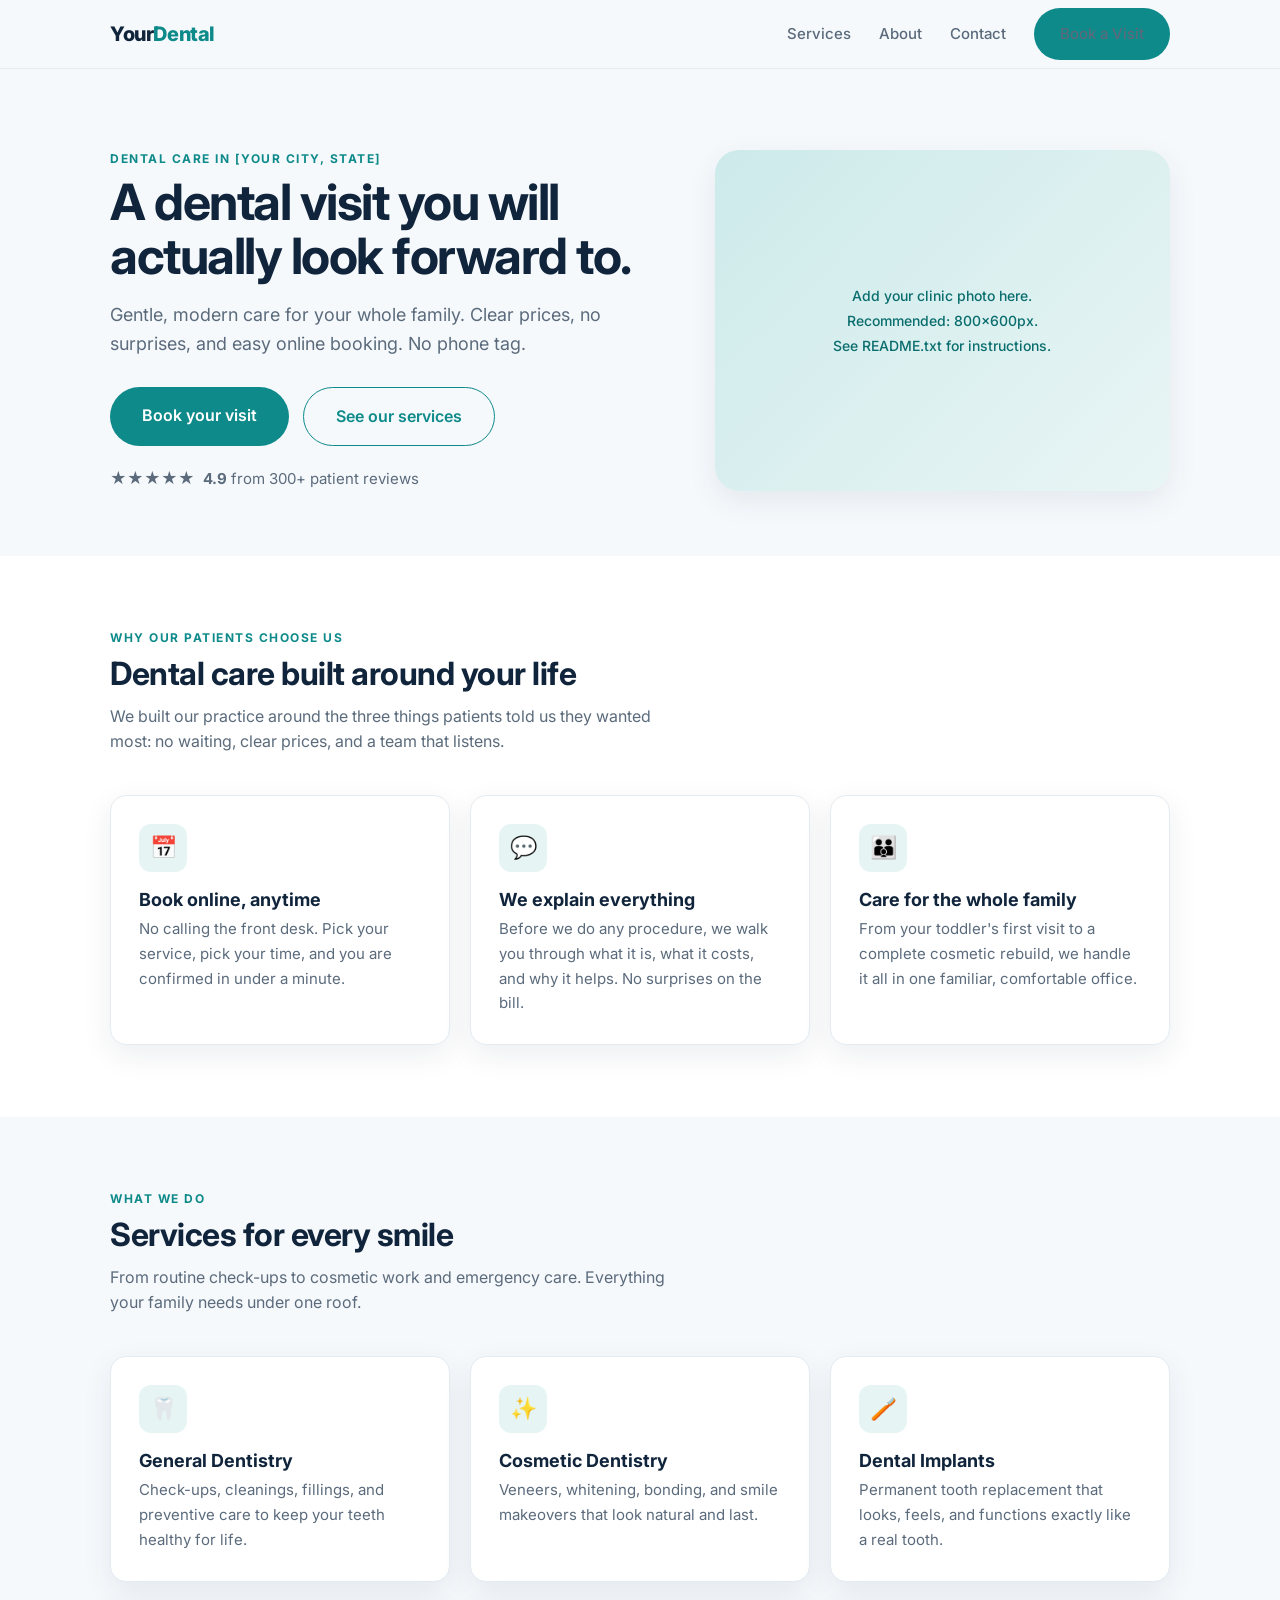
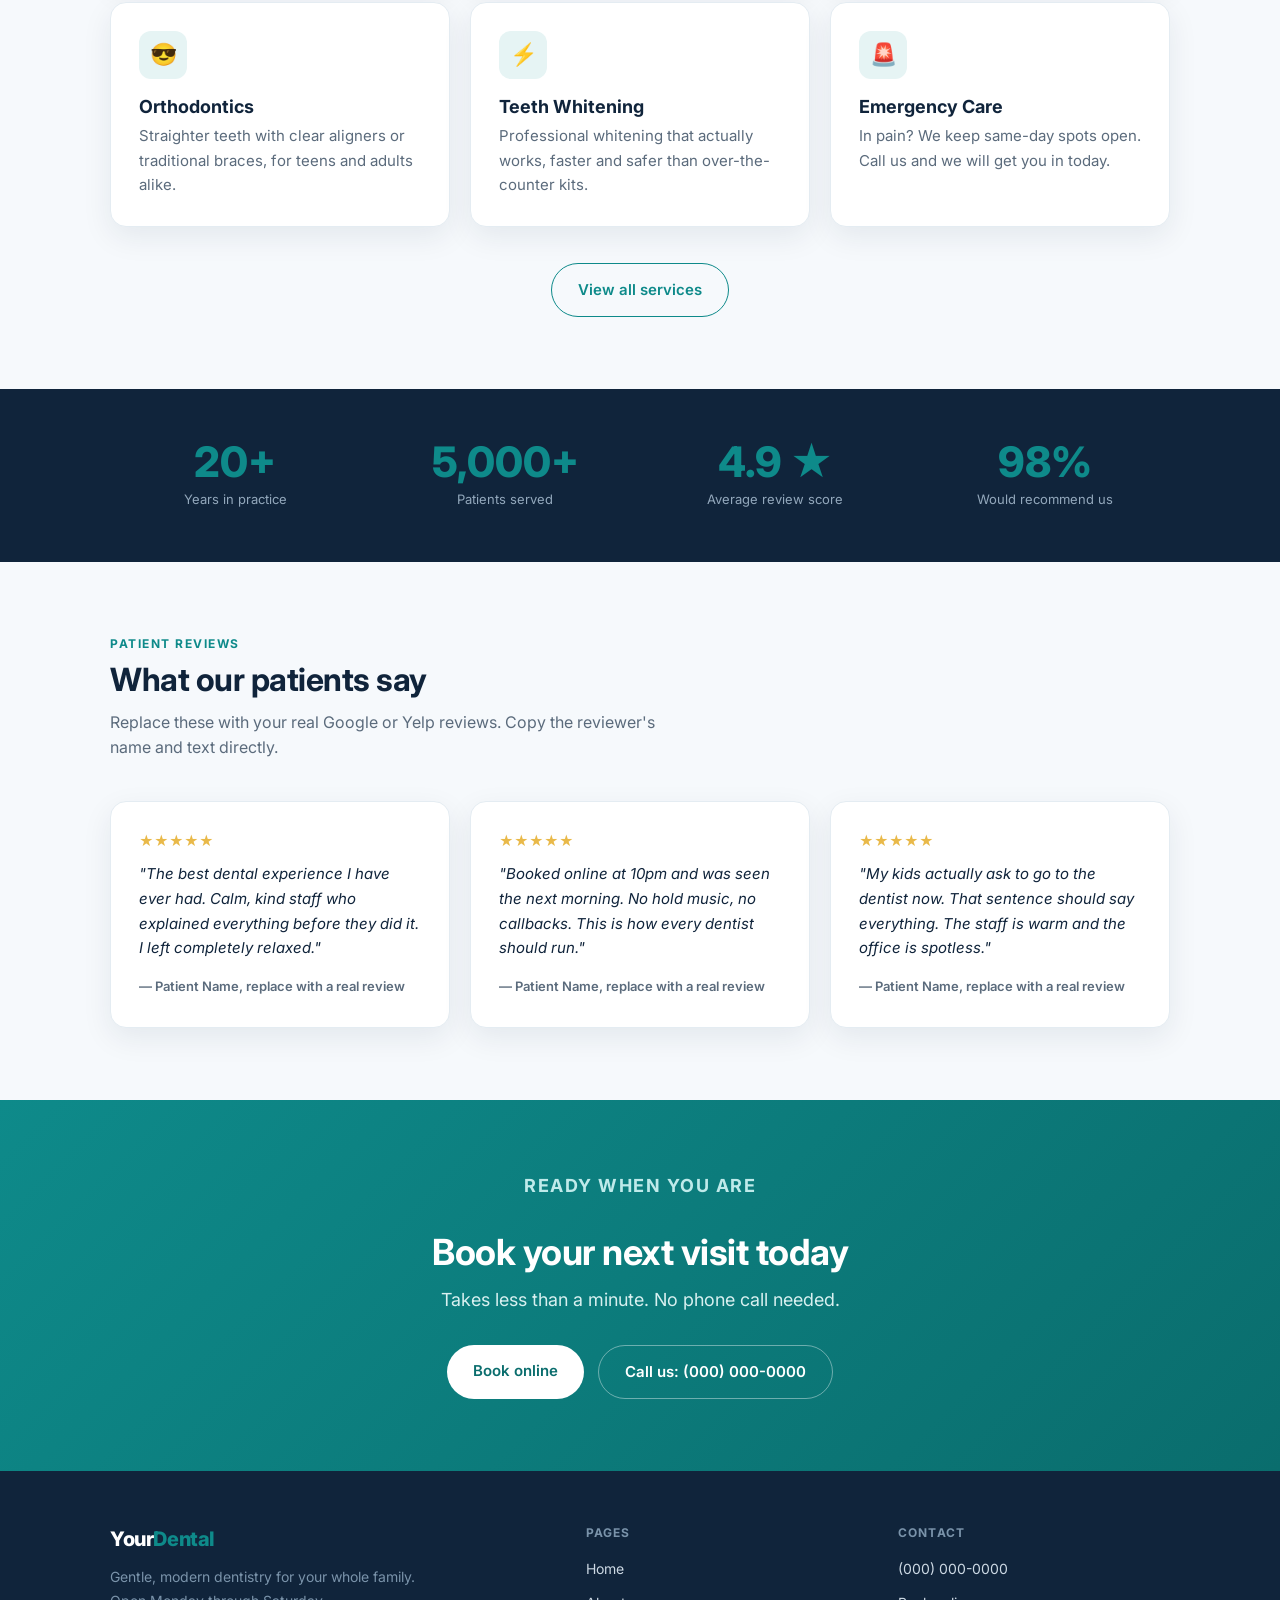
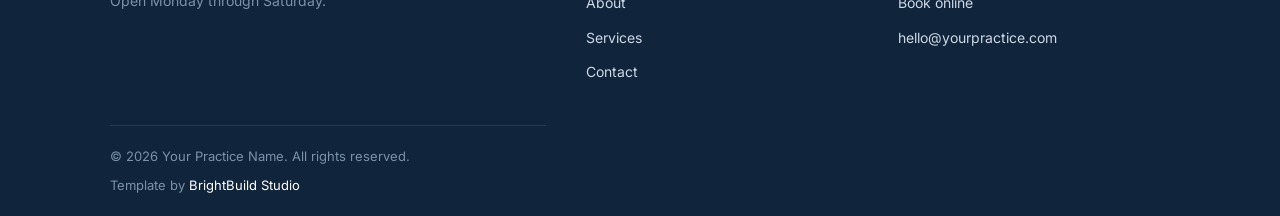
<file: index.html>
<!DOCTYPE html>
<html lang="en">
<head>
  <meta charset="UTF-8" />
  <meta name="viewport" content="width=device-width, initial-scale=1.0" />
  <title>Dental Practice Website Template — Live Demo | BrightBuild Studio</title>
  <meta name="description" content="Live demo of the 4-page Dental Practice HTML/CSS template by BrightBuild Studio. Clean, mobile-first, no frameworks. $15 instant download." />
  <meta property="og:title" content="Dental Practice Website Template — Live Demo" />
  <meta property="og:description" content="Clean 4-page HTML/CSS template for dental practices. Mobile-first, no plugins, no subscriptions. Download for $15." />
  <meta property="og:url" content="https://mohamedibrahi301-bit.github.io/brightbuild-dental-demo/" />
  <meta property="og:type" content="website" />
  <link rel="preconnect" href="https://fonts.googleapis.com" />
  <link rel="preconnect" href="https://fonts.gstatic.com" crossorigin />
  <link href="https://fonts.googleapis.com/css2?family=Inter:wght@400;500;600;700;800&display=swap" rel="stylesheet" />
  <link rel="stylesheet" href="css/style.css" />
</head>
<body>

<!-- ─── NAVIGATION ─── -->
<nav>
  <div class="wrap">
    <a href="index.html" class="logo">Your<span>Dental</span></a>
    <div class="nav-links">
      <a href="services.html">Services</a>
      <a href="about.html">About</a>
      <a href="contact.html">Contact</a>
      <a href="contact.html" class="btn">Book a Visit</a>
    </div>
    <button class="hamburger" id="hamburger" aria-label="Open menu" aria-expanded="false">
      <span></span><span></span><span></span>
    </button>
  </div>
  <div class="mobile-nav" id="mobile-nav">
    <a href="services.html">Services</a>
    <a href="about.html">About</a>
    <a href="contact.html">Contact</a>
    <a href="contact.html" class="btn">Book a Visit</a>
  </div>
</nav>

<!-- ─── HERO ─── -->
<header class="hero">
  <div class="wrap">
    <div class="fade-in">
      <p class="eyebrow">Dental Care in [Your City, State]</p>
      <h1>A dental visit you will actually look forward to.</h1>
      <p class="lead">Gentle, modern care for your whole family. Clear prices, no surprises, and easy online booking. No phone tag.</p>
      <div class="hero-cta">
        <a href="contact.html" class="btn btn-lg">Book your visit</a>
        <a href="services.html" class="btn-ghost btn-lg">See our services</a>
      </div>
      <div class="star-row">
        <span class="stars">&#9733;&#9733;&#9733;&#9733;&#9733;</span>
        <span><strong>4.9</strong> from 300+ patient reviews</span>
      </div>
    </div>
    <div class="hero-img fade-in">
      <!--
        Replace this div with your clinic photo:
        <img src="images/clinic-hero.jpg" alt="Our dental clinic" />
        Recommended: 800x600px, well-lit reception or treatment room photo.
      -->
      <p style="line-height:1.8">
        Add your clinic photo here.<br>
        Recommended: 800&times;600px.<br>
        See README.txt for instructions.
      </p>
    </div>
  </div>
</header>

<!-- ─── WHY US ─── -->
<section class="why-us">
  <div class="wrap">
    <div class="section-header fade-in">
      <p class="eyebrow">Why our patients choose us</p>
      <h2>Dental care built around your life</h2>
      <p class="section-sub">We built our practice around the three things patients told us they wanted most: no waiting, clear prices, and a team that listens.</p>
    </div>
    <div class="grid-3">
      <div class="card fade-in">
        <div class="card-icon">&#128197;</div>
        <h3>Book online, anytime</h3>
        <p>No calling the front desk. Pick your service, pick your time, and you are confirmed in under a minute.</p>
      </div>
      <div class="card fade-in">
        <div class="card-icon">&#128172;</div>
        <h3>We explain everything</h3>
        <p>Before we do any procedure, we walk you through what it is, what it costs, and why it helps. No surprises on the bill.</p>
      </div>
      <div class="card fade-in">
        <div class="card-icon">&#128106;</div>
        <h3>Care for the whole family</h3>
        <p>From your toddler's first visit to a complete cosmetic rebuild, we handle it all in one familiar, comfortable office.</p>
      </div>
    </div>
  </div>
</section>

<!-- ─── SERVICES OVERVIEW ─── -->
<section>
  <div class="wrap">
    <div class="section-header fade-in">
      <p class="eyebrow">What we do</p>
      <h2>Services for every smile</h2>
      <p class="section-sub">From routine check-ups to cosmetic work and emergency care. Everything your family needs under one roof.</p>
    </div>
    <div class="grid-3">
      <div class="card fade-in">
        <div class="card-icon">&#129463;</div>
        <h3>General Dentistry</h3>
        <p>Check-ups, cleanings, fillings, and preventive care to keep your teeth healthy for life.</p>
      </div>
      <div class="card fade-in">
        <div class="card-icon">&#10024;</div>
        <h3>Cosmetic Dentistry</h3>
        <p>Veneers, whitening, bonding, and smile makeovers that look natural and last.</p>
      </div>
      <div class="card fade-in">
        <div class="card-icon">&#129701;</div>
        <h3>Dental Implants</h3>
        <p>Permanent tooth replacement that looks, feels, and functions exactly like a real tooth.</p>
      </div>
      <div class="card fade-in">
        <div class="card-icon">&#128526;</div>
        <h3>Orthodontics</h3>
        <p>Straighter teeth with clear aligners or traditional braces, for teens and adults alike.</p>
      </div>
      <div class="card fade-in">
        <div class="card-icon">&#9889;</div>
        <h3>Teeth Whitening</h3>
        <p>Professional whitening that actually works, faster and safer than over-the-counter kits.</p>
      </div>
      <div class="card fade-in">
        <div class="card-icon">&#128680;</div>
        <h3>Emergency Care</h3>
        <p>In pain? We keep same-day spots open. Call us and we will get you in today.</p>
      </div>
    </div>
    <div style="text-align:center;margin-top:36px" class="fade-in">
      <a href="services.html" class="btn-ghost">View all services</a>
    </div>
  </div>
</section>

<!-- ─── TRUST BAR ─── -->
<div class="trust-bar">
  <div class="wrap">
    <div class="trust-stat fade-in">
      <span class="number">20+</span>
      <div class="label">Years in practice</div>
    </div>
    <div class="trust-stat fade-in">
      <span class="number">5,000+</span>
      <div class="label">Patients served</div>
    </div>
    <div class="trust-stat fade-in">
      <span class="number">4.9 &#9733;</span>
      <div class="label">Average review score</div>
    </div>
    <div class="trust-stat fade-in">
      <span class="number">98%</span>
      <div class="label">Would recommend us</div>
    </div>
  </div>
</div>

<!-- ─── REVIEWS ─── -->
<section>
  <div class="wrap">
    <div class="section-header fade-in">
      <p class="eyebrow">Patient reviews</p>
      <h2>What our patients say</h2>
      <p class="section-sub">Replace these with your real Google or Yelp reviews. Copy the reviewer's name and text directly.</p>
    </div>
    <div class="grid-3">
      <div class="card review-card fade-in">
        <div class="stars">&#9733;&#9733;&#9733;&#9733;&#9733;</div>
        <blockquote>"The best dental experience I have ever had. Calm, kind staff who explained everything before they did it. I left completely relaxed."</blockquote>
        <cite>— Patient Name, replace with a real review</cite>
      </div>
      <div class="card review-card fade-in">
        <div class="stars">&#9733;&#9733;&#9733;&#9733;&#9733;</div>
        <blockquote>"Booked online at 10pm and was seen the next morning. No hold music, no callbacks. This is how every dentist should run."</blockquote>
        <cite>— Patient Name, replace with a real review</cite>
      </div>
      <div class="card review-card fade-in">
        <div class="stars">&#9733;&#9733;&#9733;&#9733;&#9733;</div>
        <blockquote>"My kids actually ask to go to the dentist now. That sentence should say everything. The staff is warm and the office is spotless."</blockquote>
        <cite>— Patient Name, replace with a real review</cite>
      </div>
    </div>
  </div>
</section>

<!-- ─── CTA STRIP ─── -->
<div class="cta-strip">
  <div class="wrap">
    <p class="eyebrow" style="color:#bfeaea">Ready when you are</p>
    <h2>Book your next visit today</h2>
    <p>Takes less than a minute. No phone call needed.</p>
    <div class="cta-btns">
      <a href="contact.html" class="btn">Book online</a>
      <a href="tel:+10000000000" class="btn-ghost">Call us: (000) 000-0000</a>
    </div>
  </div>
</div>

<!-- ─── FOOTER ─── -->
<footer>
  <div class="wrap">
    <div class="footer-brand">
      <div class="logo">Your<span>Dental</span></div>
      <p>Gentle, modern dentistry for your whole family.<br>Open Monday through Saturday.</p>
    </div>
    <div class="footer-col">
      <h4>Pages</h4>
      <ul>
        <li><a href="index.html">Home</a></li>
        <li><a href="about.html">About</a></li>
        <li><a href="services.html">Services</a></li>
        <li><a href="contact.html">Contact</a></li>
      </ul>
    </div>
    <div class="footer-col">
      <h4>Contact</h4>
      <ul>
        <li><a href="tel:+10000000000">(000) 000-0000</a></li>
        <li><a href="contact.html">Book online</a></li>
        <li><a href="mailto:hello@yourpractice.com">hello@yourpractice.com</a></li>
      </ul>
    </div>
  </div>
  <div class="wrap">
    <div class="footer-bottom">
      <span>&copy; 2026 Your Practice Name. All rights reserved.</span>
      <span>Template by <a href="https://brightbuild.online" style="color:#fff">BrightBuild Studio</a></span>
    </div>
  </div>
</footer>

<script src="js/main.js"></script>
</body>
</html>
</file>
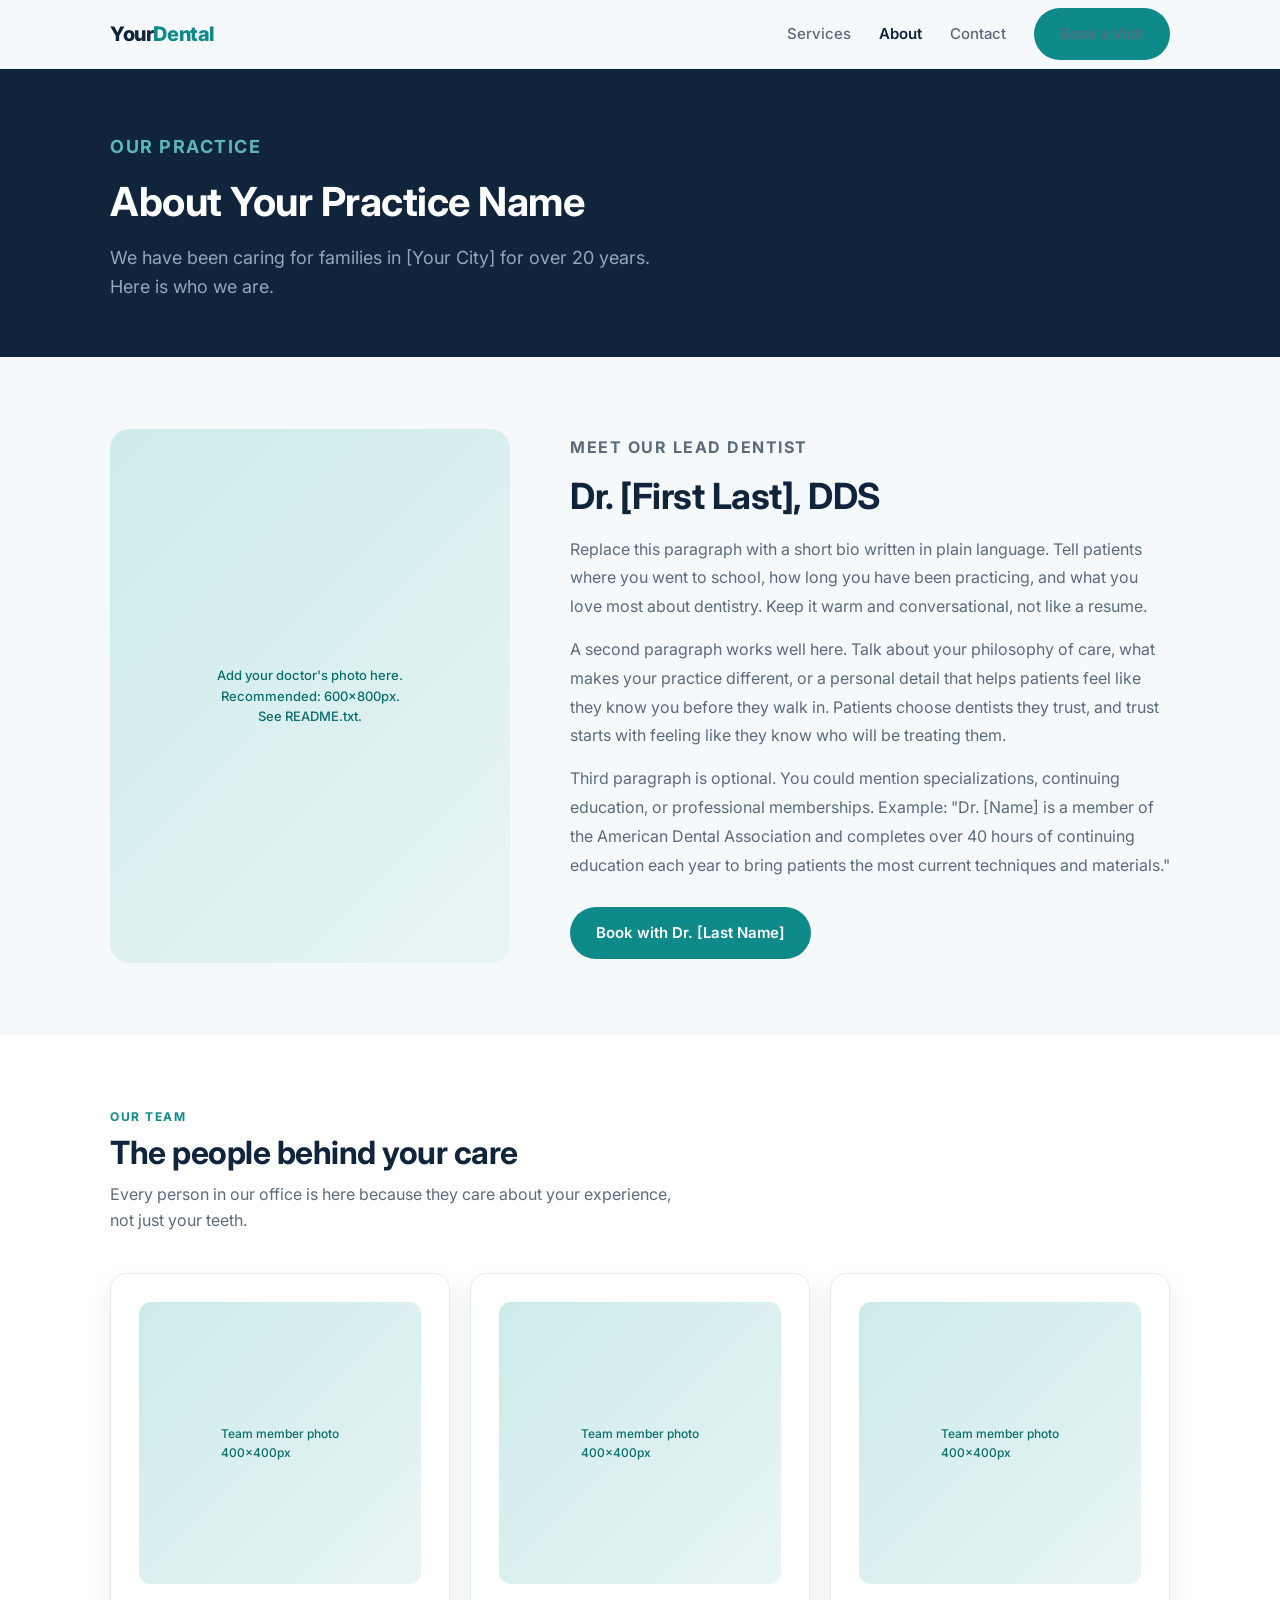
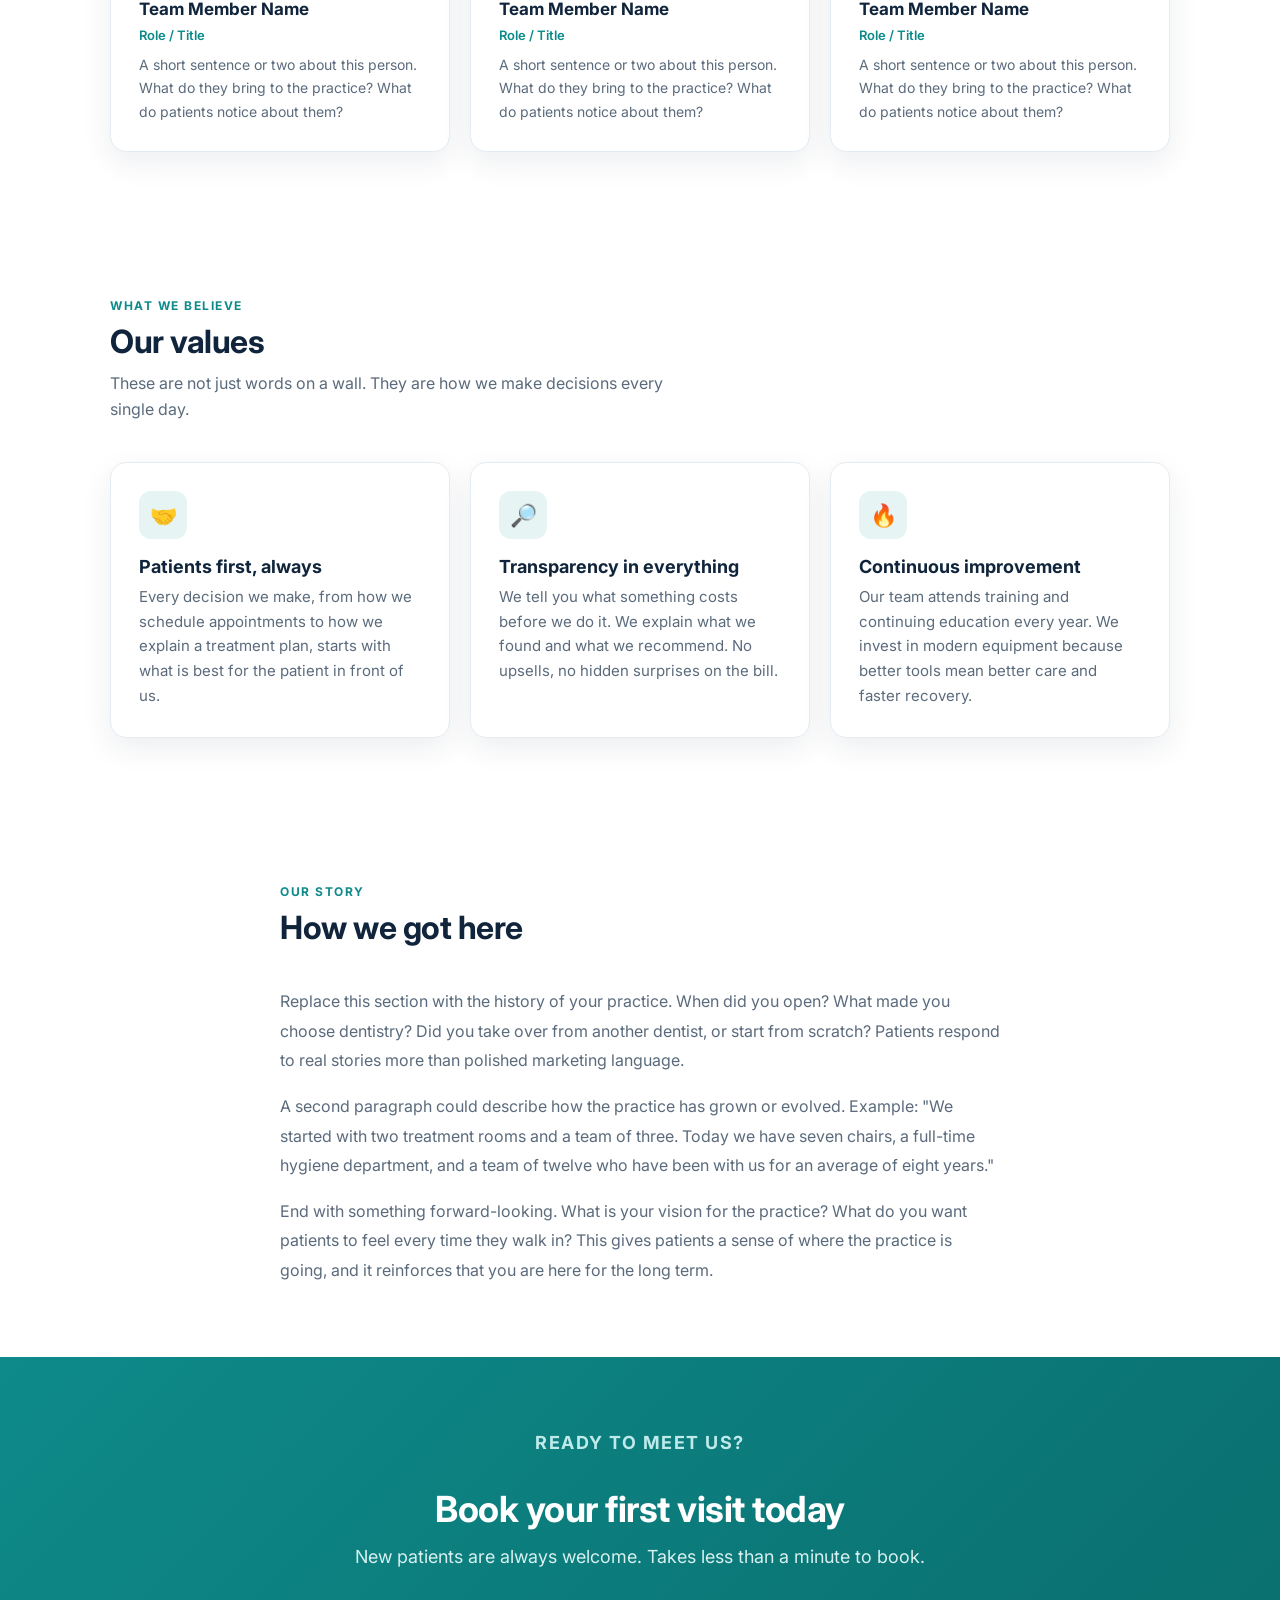
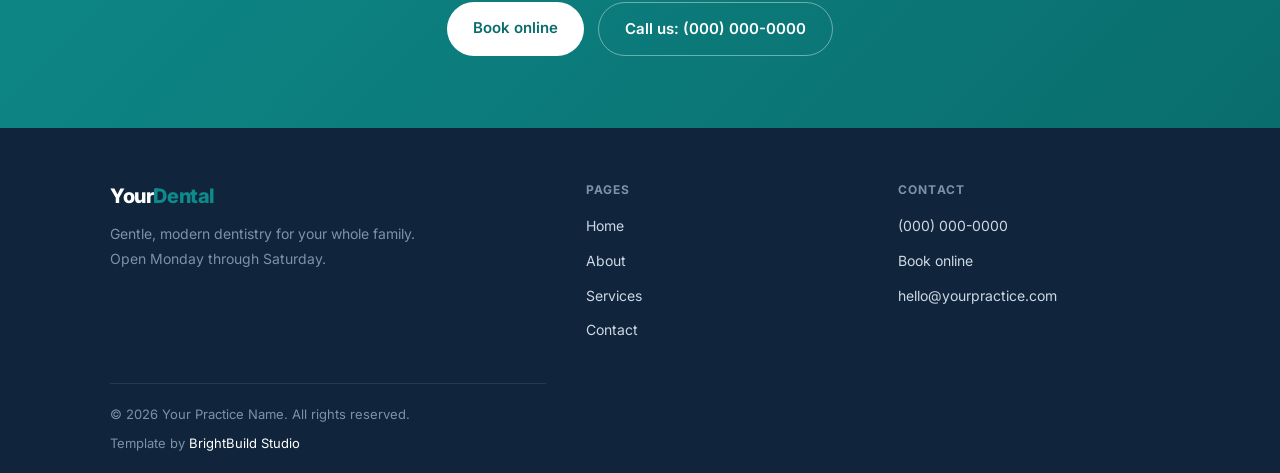
<file: about.html>
<!DOCTYPE html>
<html lang="en">
<head>
  <meta charset="UTF-8" />
  <meta name="viewport" content="width=device-width, initial-scale=1.0" />
  <title>About Page — Dental Practice Website Template Demo | BrightBuild Studio</title>
  <meta name="description" content="Live demo: About page of the 4-page Dental Practice HTML/CSS template. Get the full template for $15 at BrightBuild Studio." />
  <link rel="preconnect" href="https://fonts.googleapis.com" />
  <link rel="preconnect" href="https://fonts.gstatic.com" crossorigin />
  <link href="https://fonts.googleapis.com/css2?family=Inter:wght@400;500;600;700;800&display=swap" rel="stylesheet" />
  <link rel="stylesheet" href="css/style.css" />
</head>
<body>

<!-- ─── NAVIGATION ─── -->
<nav>
  <div class="wrap">
    <a href="index.html" class="logo">Your<span>Dental</span></a>
    <div class="nav-links">
      <a href="services.html">Services</a>
      <a href="about.html">About</a>
      <a href="contact.html">Contact</a>
      <a href="contact.html" class="btn">Book a Visit</a>
    </div>
    <button class="hamburger" id="hamburger" aria-label="Open menu" aria-expanded="false">
      <span></span><span></span><span></span>
    </button>
  </div>
  <div class="mobile-nav" id="mobile-nav">
    <a href="services.html">Services</a>
    <a href="about.html">About</a>
    <a href="contact.html">Contact</a>
    <a href="contact.html" class="btn">Book a Visit</a>
  </div>
</nav>

<!-- ─── PAGE HEADER ─── -->
<div class="page-hero">
  <div class="wrap">
    <p class="eyebrow" style="color:#5ab8b8">Our Practice</p>
    <h1>About Your Practice Name</h1>
    <p>We have been caring for families in [Your City] for over 20 years. Here is who we are.</p>
  </div>
</div>

<!-- ─── DOCTOR BIO ─── -->
<section class="about-bio">
  <div class="wrap">
    <div class="about-photo fade-in">
      <!--
        Replace this div with your doctor's photo:
        <img src="images/doctor.jpg" alt="Dr. [Full Name]" />
        Recommended: 600x800px, professional headshot or office photo.
      -->
      <p>Add your doctor's photo here.<br>Recommended: 600&times;800px.<br>See README.txt.</p>
    </div>
    <div class="about-text fade-in">
      <p class="eyebrow">Meet Our Lead Dentist</p>
      <h2>Dr. [First Last], DDS</h2>
      <p>Replace this paragraph with a short bio written in plain language. Tell patients where you went to school, how long you have been practicing, and what you love most about dentistry. Keep it warm and conversational, not like a resume.</p>
      <p>A second paragraph works well here. Talk about your philosophy of care, what makes your practice different, or a personal detail that helps patients feel like they know you before they walk in. Patients choose dentists they trust, and trust starts with feeling like they know who will be treating them.</p>
      <p>Third paragraph is optional. You could mention specializations, continuing education, or professional memberships. Example: "Dr. [Name] is a member of the American Dental Association and completes over 40 hours of continuing education each year to bring patients the most current techniques and materials."</p>
      <div style="margin-top:28px">
        <a href="contact.html" class="btn">Book with Dr. [Last Name]</a>
      </div>
    </div>
  </div>
</section>

<!-- ─── TEAM ─── -->
<section style="background:var(--card)">
  <div class="wrap">
    <div class="section-header fade-in">
      <p class="eyebrow">Our Team</p>
      <h2>The people behind your care</h2>
      <p class="section-sub">Every person in our office is here because they care about your experience, not just your teeth.</p>
    </div>
    <div class="team-grid">
      <div class="card team-card fade-in">
        <div class="photo">
          <!--
            <img src="images/team-1.jpg" alt="[Team Member Name]" />
            Recommended: 400x400px square, consistent background across team photos.
          -->
          <span style="font-size:12px;color:var(--accent-dark);font-weight:500">Team member photo<br>400&times;400px</span>
        </div>
        <h3>Team Member Name</h3>
        <div class="role">Role / Title</div>
        <p>A short sentence or two about this person. What do they bring to the practice? What do patients notice about them?</p>
      </div>
      <div class="card team-card fade-in">
        <div class="photo">
          <span style="font-size:12px;color:var(--accent-dark);font-weight:500">Team member photo<br>400&times;400px</span>
        </div>
        <h3>Team Member Name</h3>
        <div class="role">Role / Title</div>
        <p>A short sentence or two about this person. What do they bring to the practice? What do patients notice about them?</p>
      </div>
      <div class="card team-card fade-in">
        <div class="photo">
          <span style="font-size:12px;color:var(--accent-dark);font-weight:500">Team member photo<br>400&times;400px</span>
        </div>
        <h3>Team Member Name</h3>
        <div class="role">Role / Title</div>
        <p>A short sentence or two about this person. What do they bring to the practice? What do patients notice about them?</p>
      </div>
    </div>
  </div>
</section>

<!-- ─── VALUES ─── -->
<section class="values-section">
  <div class="wrap">
    <div class="section-header fade-in">
      <p class="eyebrow">What we believe</p>
      <h2>Our values</h2>
      <p class="section-sub">These are not just words on a wall. They are how we make decisions every single day.</p>
    </div>
    <div class="grid-3">
      <div class="card fade-in">
        <div class="card-icon">&#129309;</div>
        <h3>Patients first, always</h3>
        <p>Every decision we make, from how we schedule appointments to how we explain a treatment plan, starts with what is best for the patient in front of us.</p>
      </div>
      <div class="card fade-in">
        <div class="card-icon">&#128270;</div>
        <h3>Transparency in everything</h3>
        <p>We tell you what something costs before we do it. We explain what we found and what we recommend. No upsells, no hidden surprises on the bill.</p>
      </div>
      <div class="card fade-in">
        <div class="card-icon">&#128293;</div>
        <h3>Continuous improvement</h3>
        <p>Our team attends training and continuing education every year. We invest in modern equipment because better tools mean better care and faster recovery.</p>
      </div>
    </div>
  </div>
</section>

<!-- ─── PRACTICE HISTORY ─── -->
<section style="background:var(--card)">
  <div class="wrap" style="max-width:760px">
    <div class="section-header fade-in">
      <p class="eyebrow">Our Story</p>
      <h2>How we got here</h2>
    </div>
    <div class="fade-in" style="color:var(--muted);font-size:16px;line-height:1.85">
      <p style="margin-bottom:16px">Replace this section with the history of your practice. When did you open? What made you choose dentistry? Did you take over from another dentist, or start from scratch? Patients respond to real stories more than polished marketing language.</p>
      <p style="margin-bottom:16px">A second paragraph could describe how the practice has grown or evolved. Example: "We started with two treatment rooms and a team of three. Today we have seven chairs, a full-time hygiene department, and a team of twelve who have been with us for an average of eight years."</p>
      <p>End with something forward-looking. What is your vision for the practice? What do you want patients to feel every time they walk in? This gives patients a sense of where the practice is going, and it reinforces that you are here for the long term.</p>
    </div>
  </div>
</section>

<!-- ─── CTA STRIP ─── -->
<div class="cta-strip">
  <div class="wrap">
    <p class="eyebrow" style="color:#bfeaea">Ready to meet us?</p>
    <h2>Book your first visit today</h2>
    <p>New patients are always welcome. Takes less than a minute to book.</p>
    <div class="cta-btns">
      <a href="contact.html" class="btn">Book online</a>
      <a href="tel:+10000000000" class="btn-ghost">Call us: (000) 000-0000</a>
    </div>
  </div>
</div>

<!-- ─── FOOTER ─── -->
<footer>
  <div class="wrap">
    <div class="footer-brand">
      <div class="logo">Your<span>Dental</span></div>
      <p>Gentle, modern dentistry for your whole family.<br>Open Monday through Saturday.</p>
    </div>
    <div class="footer-col">
      <h4>Pages</h4>
      <ul>
        <li><a href="index.html">Home</a></li>
        <li><a href="about.html">About</a></li>
        <li><a href="services.html">Services</a></li>
        <li><a href="contact.html">Contact</a></li>
      </ul>
    </div>
    <div class="footer-col">
      <h4>Contact</h4>
      <ul>
        <li><a href="tel:+10000000000">(000) 000-0000</a></li>
        <li><a href="contact.html">Book online</a></li>
        <li><a href="mailto:hello@yourpractice.com">hello@yourpractice.com</a></li>
      </ul>
    </div>
  </div>
  <div class="wrap">
    <div class="footer-bottom">
      <span>&copy; 2026 Your Practice Name. All rights reserved.</span>
      <span>Template by <a href="https://brightbuild.online" style="color:#fff">BrightBuild Studio</a></span>
    </div>
  </div>
</footer>

<script src="js/main.js"></script>
</body>
</html>
</file>
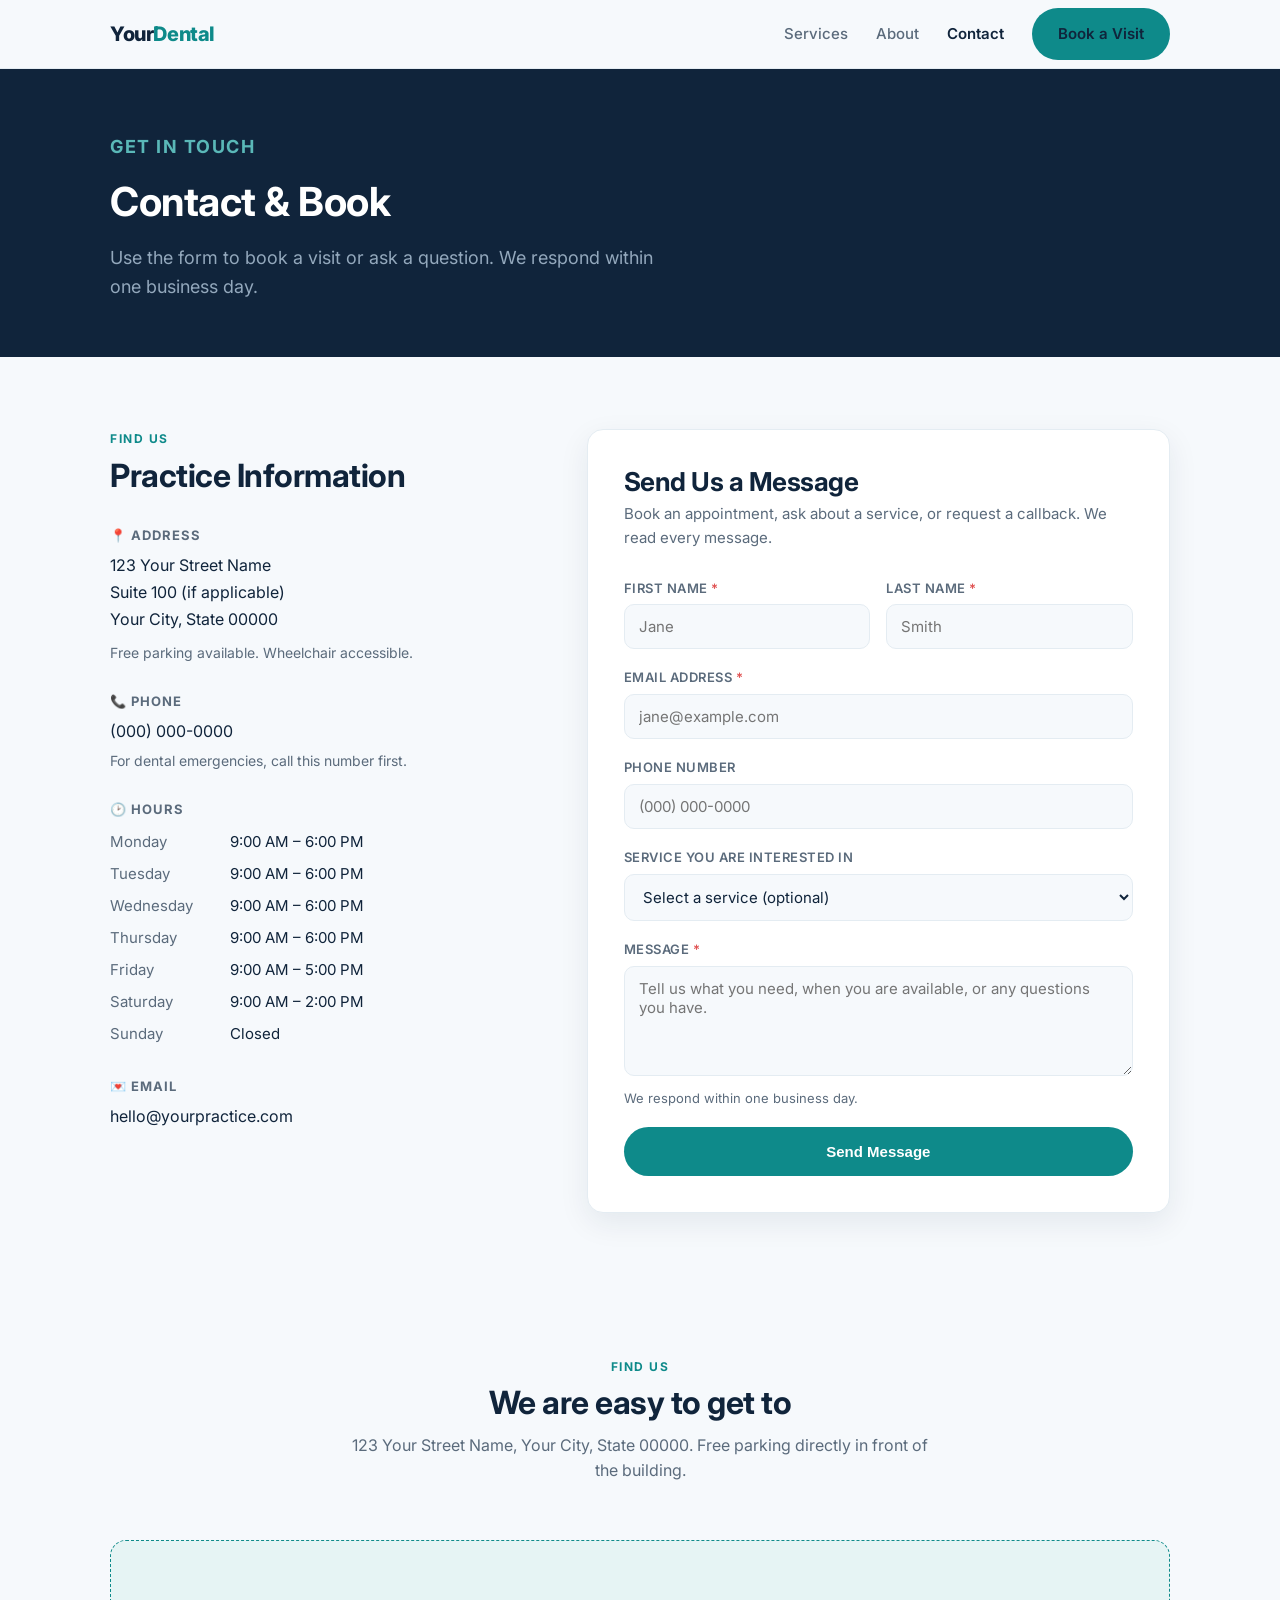
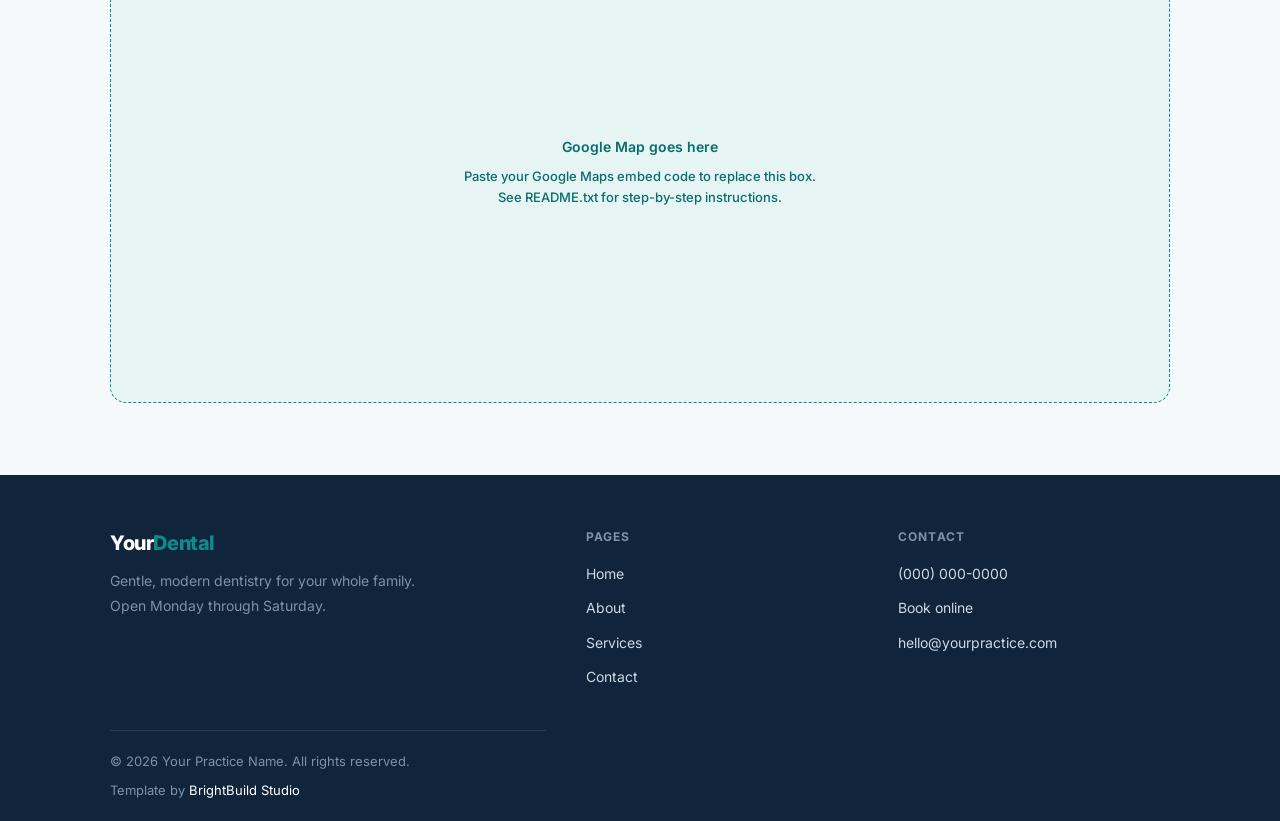
<file: contact.html>
<!DOCTYPE html>
<html lang="en">
<head>
  <meta charset="UTF-8" />
  <meta name="viewport" content="width=device-width, initial-scale=1.0" />
  <title>Contact Page — Dental Practice Website Template Demo | BrightBuild Studio</title>
  <meta name="description" content="Live demo: Contact page of the 4-page Dental Practice HTML/CSS template. Get the full template for $15 at BrightBuild Studio." />
  <link rel="preconnect" href="https://fonts.googleapis.com" />
  <link rel="preconnect" href="https://fonts.gstatic.com" crossorigin />
  <link href="https://fonts.googleapis.com/css2?family=Inter:wght@400;500;600;700;800&display=swap" rel="stylesheet" />
  <link rel="stylesheet" href="css/style.css" />
</head>
<body>

<!-- ─── NAVIGATION ─── -->
<nav>
  <div class="wrap">
    <a href="index.html" class="logo">Your<span>Dental</span></a>
    <div class="nav-links">
      <a href="services.html">Services</a>
      <a href="about.html">About</a>
      <a href="contact.html">Contact</a>
      <a href="contact.html" class="btn">Book a Visit</a>
    </div>
    <button class="hamburger" id="hamburger" aria-label="Open menu" aria-expanded="false">
      <span></span><span></span><span></span>
    </button>
  </div>
  <div class="mobile-nav" id="mobile-nav">
    <a href="services.html">Services</a>
    <a href="about.html">About</a>
    <a href="contact.html">Contact</a>
    <a href="contact.html" class="btn">Book a Visit</a>
  </div>
</nav>

<!-- ─── PAGE HEADER ─── -->
<div class="page-hero">
  <div class="wrap">
    <p class="eyebrow" style="color:#5ab8b8">Get in Touch</p>
    <h1>Contact &amp; Book</h1>
    <p>Use the form to book a visit or ask a question. We respond within one business day.</p>
  </div>
</div>

<!-- ─── CONTACT LAYOUT ─── -->
<section class="contact-layout">
  <div class="wrap">

    <!-- Info column -->
    <div class="fade-in">
      <p class="eyebrow">Find Us</p>
      <h2 style="margin-bottom:32px">Practice Information</h2>

      <div class="info-block">
        <h3>&#128205; Address</h3>
        <p>
          123 Your Street Name<br>
          Suite 100 (if applicable)<br>
          Your City, State 00000
        </p>
        <p style="margin-top:8px;font-size:14px;color:var(--muted)">Free parking available. Wheelchair accessible.</p>
      </div>

      <div class="info-block">
        <h3>&#128222; Phone</h3>
        <p><a href="tel:+10000000000">(000) 000-0000</a></p>
        <p style="font-size:14px;color:var(--muted);margin-top:4px">For dental emergencies, call this number first.</p>
      </div>

      <div class="info-block">
        <h3>&#128337; Hours</h3>
        <table class="hours-table">
          <tr><td>Monday</td><td>9:00 AM &ndash; 6:00 PM</td></tr>
          <tr><td>Tuesday</td><td>9:00 AM &ndash; 6:00 PM</td></tr>
          <tr><td>Wednesday</td><td>9:00 AM &ndash; 6:00 PM</td></tr>
          <tr><td>Thursday</td><td>9:00 AM &ndash; 6:00 PM</td></tr>
          <tr><td>Friday</td><td>9:00 AM &ndash; 5:00 PM</td></tr>
          <tr><td>Saturday</td><td>9:00 AM &ndash; 2:00 PM</td></tr>
          <tr><td>Sunday</td><td>Closed</td></tr>
        </table>
      </div>

      <div class="info-block">
        <h3>&#128140; Email</h3>
        <p><a href="mailto:hello@yourpractice.com">hello@yourpractice.com</a></p>
      </div>
    </div>

    <!-- Form column -->
    <div class="contact-form-card fade-in">
      <h2>Send Us a Message</h2>
      <p class="sub">Book an appointment, ask about a service, or request a callback. We read every message.</p>

      <!--
        HOW TO CONNECT THIS FORM:
        Option 1 (Formspree — free, easiest):
          1. Go to formspree.io and create a free account
          2. Create a new form and copy your endpoint URL
          3. Replace the action below with your Formspree URL
          Example: action="https://formspree.io/f/yourformid"

        Option 2 (Netlify Forms — free if hosting on Netlify):
          1. Add netlify to the <form> tag: <form netlify ...>
          2. Netlify detects it automatically on deploy
          3. Submissions appear in your Netlify dashboard
      -->
      <form
        id="contact-form"
        action="https://formspree.io/f/REPLACE_WITH_YOUR_FORM_ID"
        method="POST"
      >
        <div class="form-row">
          <div class="field">
            <label for="first-name">First Name <span style="color:#e05252">*</span></label>
            <input type="text" id="first-name" name="first_name" placeholder="Jane" required />
          </div>
          <div class="field">
            <label for="last-name">Last Name <span style="color:#e05252">*</span></label>
            <input type="text" id="last-name" name="last_name" placeholder="Smith" required />
          </div>
        </div>

        <div class="field">
          <label for="email">Email Address <span style="color:#e05252">*</span></label>
          <input type="email" id="email" name="email" placeholder="jane@example.com" required />
        </div>

        <div class="field">
          <label for="phone">Phone Number</label>
          <input type="tel" id="phone" name="phone" placeholder="(000) 000-0000" />
        </div>

        <div class="field">
          <label for="service">Service You Are Interested In</label>
          <select id="service" name="service">
            <option value="">Select a service (optional)</option>
            <option>General Check-up &amp; Cleaning</option>
            <option>Cosmetic Dentistry</option>
            <option>Dental Implants</option>
            <option>Orthodontics / Clear Aligners</option>
            <option>Teeth Whitening</option>
            <option>Emergency Care</option>
            <option>Other / Not Sure</option>
          </select>
        </div>

        <div class="field">
          <label for="message">Message <span style="color:#e05252">*</span></label>
          <textarea id="message" name="message" placeholder="Tell us what you need, when you are available, or any questions you have." required></textarea>
          <p class="hint">We respond within one business day.</p>
        </div>

        <!-- Honeypot spam filter — leave this hidden -->
        <input type="text" name="_gotcha" style="display:none" tabindex="-1" autocomplete="off" />

        <button type="submit" class="btn" style="width:100%;padding:16px">Send Message</button>
        <p id="form-msg" style="display:none;margin-top:12px;font-size:14px"></p>
      </form>
    </div>

  </div>
</section>

<!-- ─── MAP ─── -->
<section>
  <div class="wrap">
    <div class="section-header fade-in" style="text-align:center">
      <p class="eyebrow">Find Us</p>
      <h2>We are easy to get to</h2>
      <p class="section-sub" style="margin:0 auto">123 Your Street Name, Your City, State 00000. Free parking directly in front of the building.</p>
    </div>

    <div class="map-slot fade-in">
      <!--
        TO ADD A GOOGLE MAP EMBED:
        1. Go to maps.google.com
        2. Search for your practice address
        3. Click Share > Embed a map
        4. Copy the <iframe> code
        5. Paste it here, replacing this placeholder div

        Example:
        <iframe
          src="https://www.google.com/maps/embed?pb=YOUR_EMBED_CODE"
          width="100%" height="100%" style="border:0;" allowfullscreen=""
          loading="lazy" referrerpolicy="no-referrer-when-downgrade">
        </iframe>
      -->
      <div>
        <p style="font-size:14px;font-weight:600;margin-bottom:8px">Google Map goes here</p>
        <p style="font-size:13px">Paste your Google Maps embed code to replace this box.<br>See README.txt for step-by-step instructions.</p>
      </div>
    </div>
  </div>
</section>

<!-- ─── FOOTER ─── -->
<footer>
  <div class="wrap">
    <div class="footer-brand">
      <div class="logo">Your<span>Dental</span></div>
      <p>Gentle, modern dentistry for your whole family.<br>Open Monday through Saturday.</p>
    </div>
    <div class="footer-col">
      <h4>Pages</h4>
      <ul>
        <li><a href="index.html">Home</a></li>
        <li><a href="about.html">About</a></li>
        <li><a href="services.html">Services</a></li>
        <li><a href="contact.html">Contact</a></li>
      </ul>
    </div>
    <div class="footer-col">
      <h4>Contact</h4>
      <ul>
        <li><a href="tel:+10000000000">(000) 000-0000</a></li>
        <li><a href="contact.html">Book online</a></li>
        <li><a href="mailto:hello@yourpractice.com">hello@yourpractice.com</a></li>
      </ul>
    </div>
  </div>
  <div class="wrap">
    <div class="footer-bottom">
      <span>&copy; 2026 Your Practice Name. All rights reserved.</span>
      <span>Template by <a href="https://brightbuild.online" style="color:#fff">BrightBuild Studio</a></span>
    </div>
  </div>
</footer>

<script src="js/main.js"></script>
</body>
</html>
</file>
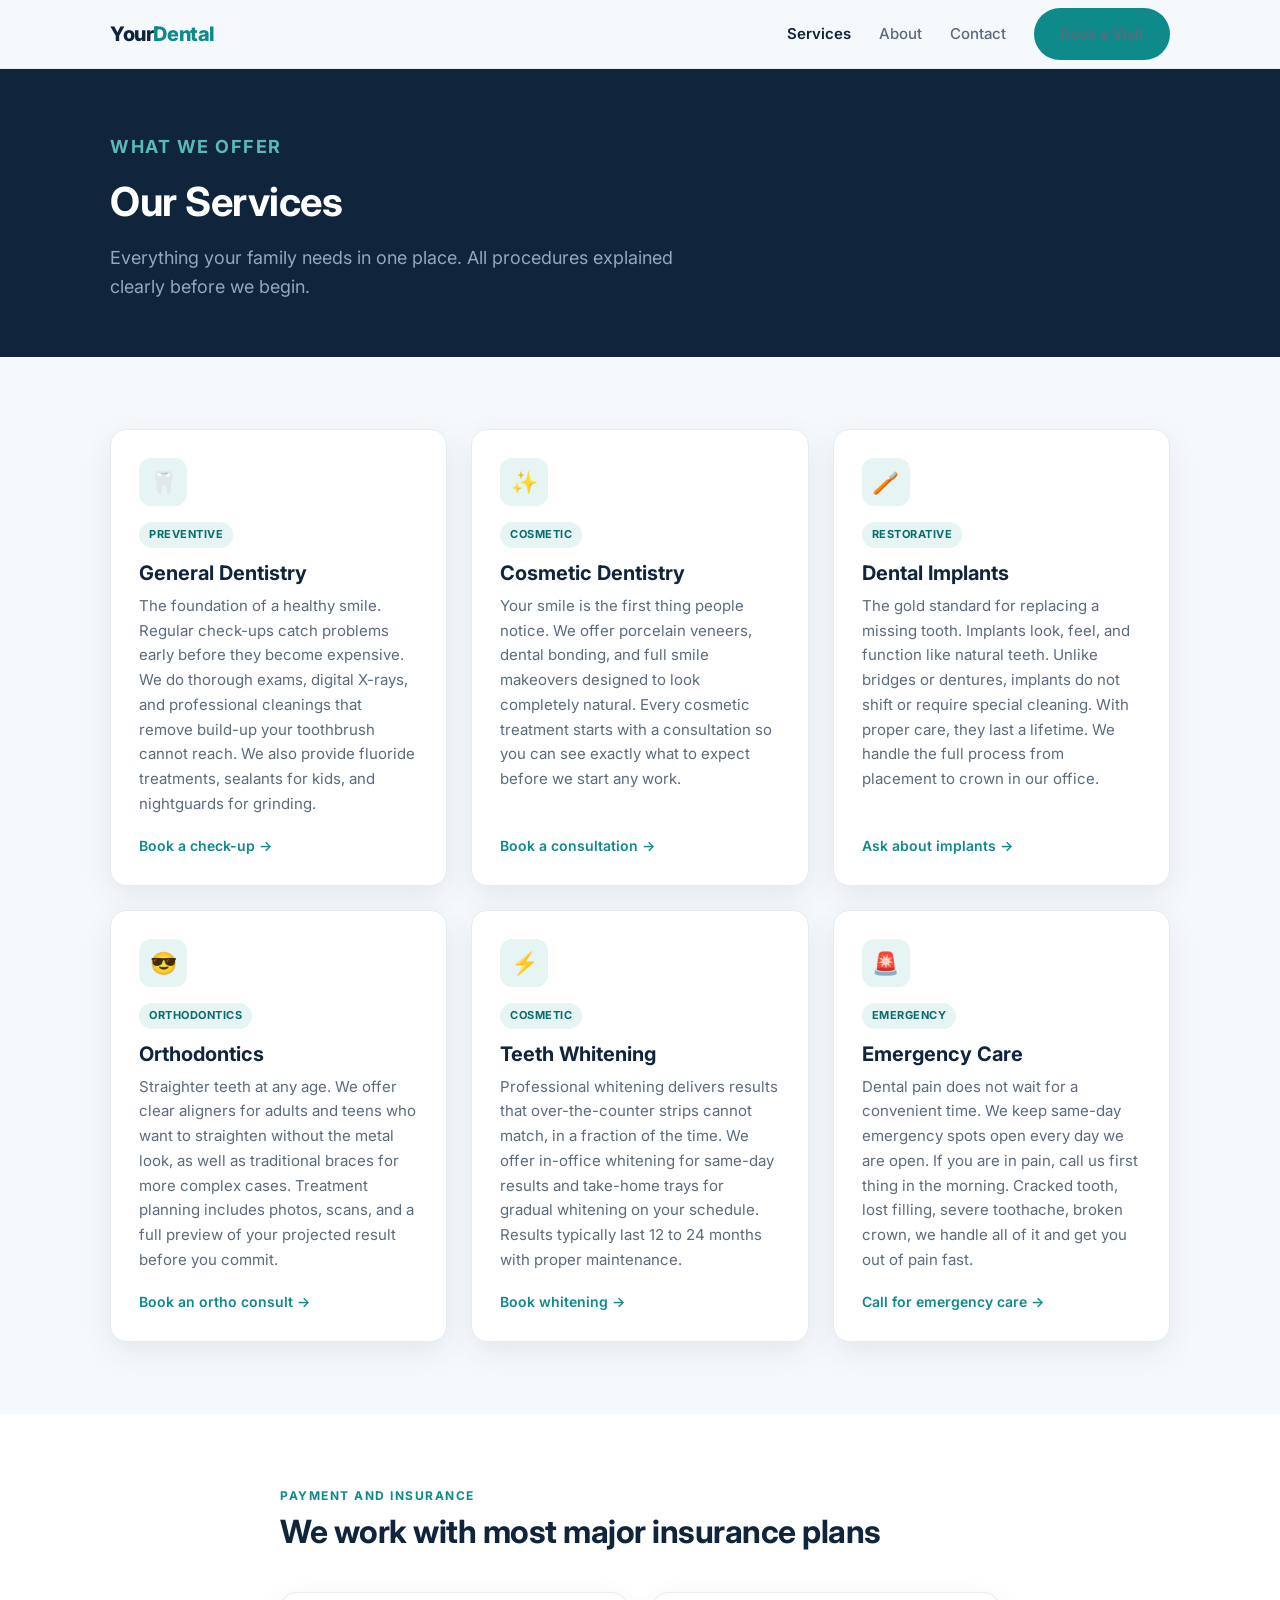
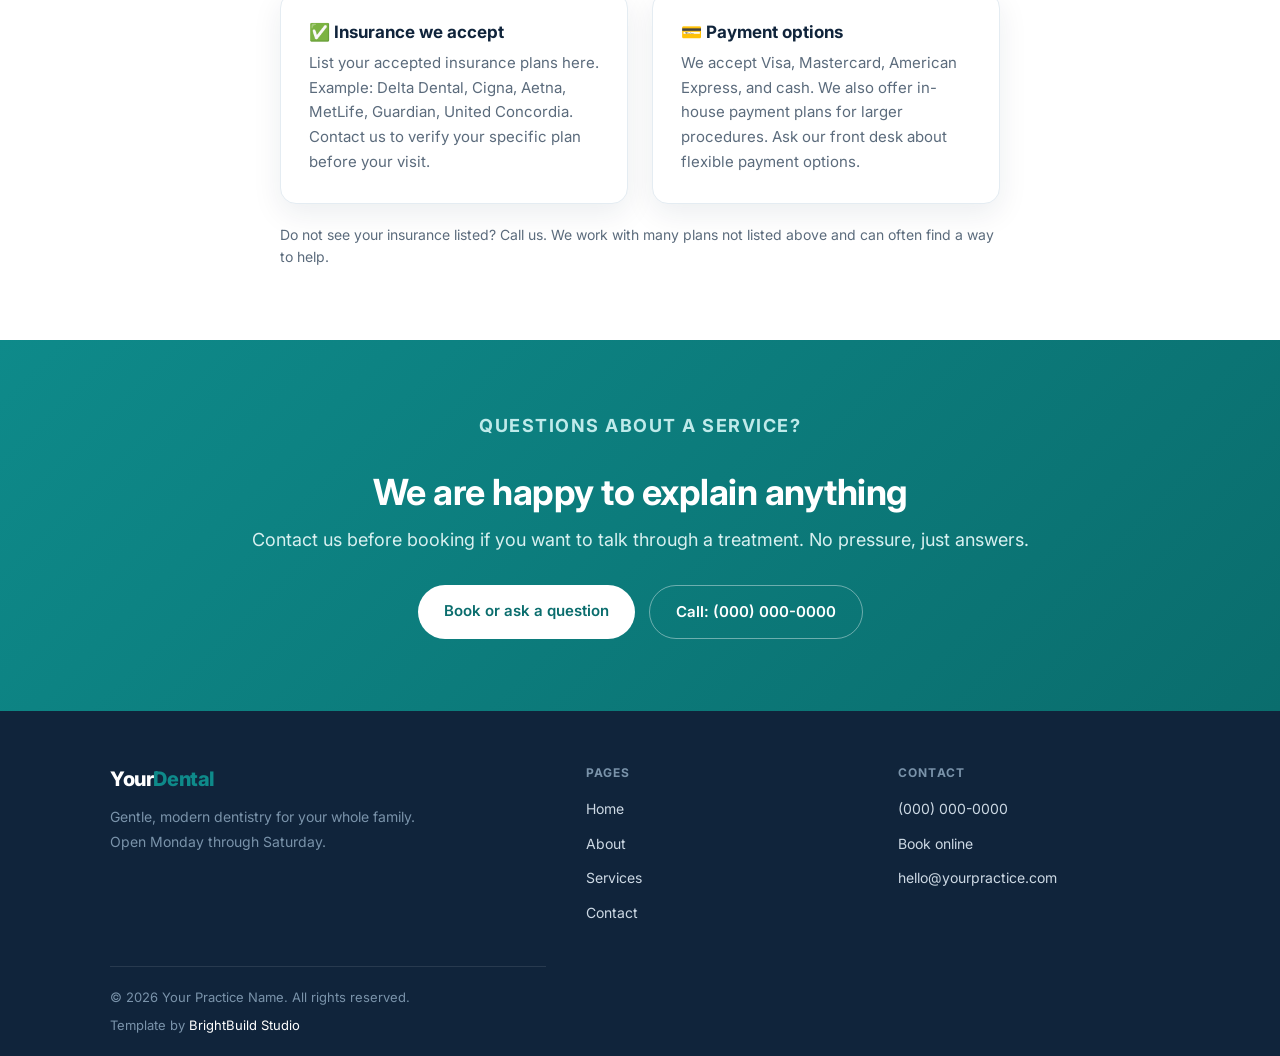
<file: services.html>
<!DOCTYPE html>
<html lang="en">
<head>
  <meta charset="UTF-8" />
  <meta name="viewport" content="width=device-width, initial-scale=1.0" />
  <title>Services Page — Dental Practice Website Template Demo | BrightBuild Studio</title>
  <meta name="description" content="Live demo: Services page of the 4-page Dental Practice HTML/CSS template. Get the full template for $15 at BrightBuild Studio." />
  <link rel="preconnect" href="https://fonts.googleapis.com" />
  <link rel="preconnect" href="https://fonts.gstatic.com" crossorigin />
  <link href="https://fonts.googleapis.com/css2?family=Inter:wght@400;500;600;700;800&display=swap" rel="stylesheet" />
  <link rel="stylesheet" href="css/style.css" />
</head>
<body>

<!-- ─── NAVIGATION ─── -->
<nav>
  <div class="wrap">
    <a href="index.html" class="logo">Your<span>Dental</span></a>
    <div class="nav-links">
      <a href="services.html">Services</a>
      <a href="about.html">About</a>
      <a href="contact.html">Contact</a>
      <a href="contact.html" class="btn">Book a Visit</a>
    </div>
    <button class="hamburger" id="hamburger" aria-label="Open menu" aria-expanded="false">
      <span></span><span></span><span></span>
    </button>
  </div>
  <div class="mobile-nav" id="mobile-nav">
    <a href="services.html">Services</a>
    <a href="about.html">About</a>
    <a href="contact.html">Contact</a>
    <a href="contact.html" class="btn">Book a Visit</a>
  </div>
</nav>

<!-- ─── PAGE HEADER ─── -->
<div class="page-hero">
  <div class="wrap">
    <p class="eyebrow" style="color:#5ab8b8">What We Offer</p>
    <h1>Our Services</h1>
    <p>Everything your family needs in one place. All procedures explained clearly before we begin.</p>
  </div>
</div>

<!-- ─── SERVICES GRID ─── -->
<section>
  <div class="wrap">
    <div class="services-grid">

      <div class="card service-card fade-in">
        <div class="card-icon">&#129463;</div>
        <div class="tag">Preventive</div>
        <h3>General Dentistry</h3>
        <p>The foundation of a healthy smile. Regular check-ups catch problems early before they become expensive. We do thorough exams, digital X-rays, and professional cleanings that remove build-up your toothbrush cannot reach. We also provide fluoride treatments, sealants for kids, and nightguards for grinding.</p>
        <a href="contact.html" class="service-link">Book a check-up &rarr;</a>
      </div>

      <div class="card service-card fade-in">
        <div class="card-icon">&#10024;</div>
        <div class="tag">Cosmetic</div>
        <h3>Cosmetic Dentistry</h3>
        <p>Your smile is the first thing people notice. We offer porcelain veneers, dental bonding, and full smile makeovers designed to look completely natural. Every cosmetic treatment starts with a consultation so you can see exactly what to expect before we start any work.</p>
        <a href="contact.html" class="service-link">Book a consultation &rarr;</a>
      </div>

      <div class="card service-card fade-in">
        <div class="card-icon">&#129701;</div>
        <div class="tag">Restorative</div>
        <h3>Dental Implants</h3>
        <p>The gold standard for replacing a missing tooth. Implants look, feel, and function like natural teeth. Unlike bridges or dentures, implants do not shift or require special cleaning. With proper care, they last a lifetime. We handle the full process from placement to crown in our office.</p>
        <a href="contact.html" class="service-link">Ask about implants &rarr;</a>
      </div>

      <div class="card service-card fade-in">
        <div class="card-icon">&#128526;</div>
        <div class="tag">Orthodontics</div>
        <h3>Orthodontics</h3>
        <p>Straighter teeth at any age. We offer clear aligners for adults and teens who want to straighten without the metal look, as well as traditional braces for more complex cases. Treatment planning includes photos, scans, and a full preview of your projected result before you commit.</p>
        <a href="contact.html" class="service-link">Book an ortho consult &rarr;</a>
      </div>

      <div class="card service-card fade-in">
        <div class="card-icon">&#9889;</div>
        <div class="tag">Cosmetic</div>
        <h3>Teeth Whitening</h3>
        <p>Professional whitening delivers results that over-the-counter strips cannot match, in a fraction of the time. We offer in-office whitening for same-day results and take-home trays for gradual whitening on your schedule. Results typically last 12 to 24 months with proper maintenance.</p>
        <a href="contact.html" class="service-link">Book whitening &rarr;</a>
      </div>

      <div class="card service-card fade-in">
        <div class="card-icon">&#128680;</div>
        <div class="tag">Emergency</div>
        <h3>Emergency Care</h3>
        <p>Dental pain does not wait for a convenient time. We keep same-day emergency spots open every day we are open. If you are in pain, call us first thing in the morning. Cracked tooth, lost filling, severe toothache, broken crown, we handle all of it and get you out of pain fast.</p>
        <a href="contact.html" class="service-link">Call for emergency care &rarr;</a>
      </div>

    </div>
  </div>
</section>

<!-- ─── INSURANCE / PAYMENT NOTE ─── -->
<section style="background:var(--card)">
  <div class="wrap" style="max-width:760px">
    <div class="section-header fade-in">
      <p class="eyebrow">Payment and Insurance</p>
      <h2>We work with most major insurance plans</h2>
    </div>
    <div class="grid-2 fade-in">
      <div class="card">
        <h3 style="font-size:17px;margin-bottom:8px">&#9989; Insurance we accept</h3>
        <p>List your accepted insurance plans here. Example: Delta Dental, Cigna, Aetna, MetLife, Guardian, United Concordia. Contact us to verify your specific plan before your visit.</p>
      </div>
      <div class="card">
        <h3 style="font-size:17px;margin-bottom:8px">&#128179; Payment options</h3>
        <p>We accept Visa, Mastercard, American Express, and cash. We also offer in-house payment plans for larger procedures. Ask our front desk about flexible payment options.</p>
      </div>
    </div>
    <p style="color:var(--muted);font-size:14px;margin-top:20px" class="fade-in">Do not see your insurance listed? Call us. We work with many plans not listed above and can often find a way to help.</p>
  </div>
</section>

<!-- ─── CTA STRIP ─── -->
<div class="cta-strip">
  <div class="wrap">
    <p class="eyebrow" style="color:#bfeaea">Questions about a service?</p>
    <h2>We are happy to explain anything</h2>
    <p>Contact us before booking if you want to talk through a treatment. No pressure, just answers.</p>
    <div class="cta-btns">
      <a href="contact.html" class="btn">Book or ask a question</a>
      <a href="tel:+10000000000" class="btn-ghost">Call: (000) 000-0000</a>
    </div>
  </div>
</div>

<!-- ─── FOOTER ─── -->
<footer>
  <div class="wrap">
    <div class="footer-brand">
      <div class="logo">Your<span>Dental</span></div>
      <p>Gentle, modern dentistry for your whole family.<br>Open Monday through Saturday.</p>
    </div>
    <div class="footer-col">
      <h4>Pages</h4>
      <ul>
        <li><a href="index.html">Home</a></li>
        <li><a href="about.html">About</a></li>
        <li><a href="services.html">Services</a></li>
        <li><a href="contact.html">Contact</a></li>
      </ul>
    </div>
    <div class="footer-col">
      <h4>Contact</h4>
      <ul>
        <li><a href="tel:+10000000000">(000) 000-0000</a></li>
        <li><a href="contact.html">Book online</a></li>
        <li><a href="mailto:hello@yourpractice.com">hello@yourpractice.com</a></li>
      </ul>
    </div>
  </div>
  <div class="wrap">
    <div class="footer-bottom">
      <span>&copy; 2026 Your Practice Name. All rights reserved.</span>
      <span>Template by <a href="https://brightbuild.online" style="color:#fff">BrightBuild Studio</a></span>
    </div>
  </div>
</footer>

<script src="js/main.js"></script>
</body>
</html>
</file>
<file: css/style.css>
/* =============================================================
   BrightBuild Studio — Dental Practice HTML Template v1.0
   To customize colors, edit the CSS variables in :root below.
   ============================================================= */

:root {
  --ink:          #10243b;
  --muted:        #5b6b7c;
  --bg:           #f6f9fc;
  --card:         #ffffff;
  --accent:       #0e8a8a;
  --accent-dark:  #0a6d6d;
  --accent-light: #e6f4f4;
  --line:         #e4ecf2;
  --gold:         #e9b949;
  --radius:       16px;
  --shadow:       0 10px 30px rgba(16,36,59,.08);
}

/* ─── Reset ─── */
*, *::before, *::after { box-sizing: border-box; margin: 0; padding: 0; }
html { scroll-behavior: smooth; }
body {
  font-family: 'Inter', -apple-system, Segoe UI, Roboto, Helvetica, Arial, sans-serif;
  color: var(--ink);
  background: var(--bg);
  line-height: 1.6;
}
a { color: inherit; text-decoration: none; }
img { max-width: 100%; height: auto; display: block; }

/* ─── Typography ─── */
.eyebrow {
  color: var(--accent);
  font-weight: 700;
  text-transform: uppercase;
  letter-spacing: 1.5px;
  font-size: 12px;
  margin-bottom: 8px;
}
h2 { font-size: 32px; line-height: 1.2; letter-spacing: -.5px; margin-bottom: 10px; }
h3 { font-size: 20px; line-height: 1.3; }
.section-sub { color: var(--muted); max-width: 58ch; margin-bottom: 36px; }

/* ─── Layout ─── */
.wrap { max-width: 1100px; margin: 0 auto; padding: 0 20px; }
section { padding: 72px 0; }
.section-header { margin-bottom: 40px; }

/* ─── Buttons ─── */
.btn {
  display: inline-block;
  background: var(--accent);
  color: #fff;
  padding: 14px 26px;
  border-radius: 999px;
  font-weight: 600;
  font-size: 15px;
  border: none;
  cursor: pointer;
  transition: background .2s, transform .15s;
}
.btn:hover { background: var(--accent-dark); transform: translateY(-2px); }
.btn-ghost {
  display: inline-block;
  background: transparent;
  color: var(--accent);
  border: 1.5px solid var(--accent);
  padding: 14px 26px;
  border-radius: 999px;
  font-weight: 600;
  font-size: 15px;
  transition: background .2s, transform .15s;
}
.btn-ghost:hover { background: var(--accent-light); transform: translateY(-2px); }
.btn-lg { padding: 16px 32px; font-size: 16px; }

/* ─── Navigation ─── */
nav {
  position: sticky;
  top: 0;
  z-index: 200;
  background: rgba(246,249,252,.95);
  backdrop-filter: blur(10px);
  -webkit-backdrop-filter: blur(10px);
  border-bottom: 1px solid var(--line);
}
nav .wrap { display: flex; align-items: center; justify-content: space-between; height: 68px; }
.logo { font-weight: 800; font-size: 20px; letter-spacing: -.4px; color: var(--ink); }
.logo span { color: var(--accent); }
.nav-links { display: flex; align-items: center; gap: 28px; }
.nav-links a { color: var(--muted); font-weight: 500; font-size: 15px; transition: color .15s; }
.nav-links a:hover, .nav-links a.active { color: var(--ink); font-weight: 600; }
.hamburger {
  display: none;
  background: none;
  border: none;
  cursor: pointer;
  padding: 6px;
  flex-direction: column;
  gap: 5px;
}
.hamburger span {
  display: block;
  width: 22px;
  height: 2px;
  background: var(--ink);
  border-radius: 2px;
  transition: all .2s;
}
.mobile-nav {
  display: none;
  flex-direction: column;
  background: var(--card);
  border-bottom: 1px solid var(--line);
  padding: 16px 20px 20px;
  gap: 14px;
}
.mobile-nav.open { display: flex; }
.mobile-nav a { font-weight: 500; color: var(--ink); padding: 4px 0; }

/* ─── Page header (about, services, contact) ─── */
.page-hero {
  background: var(--ink);
  color: #fff;
  padding: 64px 0 56px;
}
.page-hero h1 { font-size: 40px; color: #fff; margin-bottom: 10px; letter-spacing: -.5px; }
.page-hero p { color: #93a8bc; font-size: 18px; max-width: 52ch; }

/* ─── Cards ─── */
.card {
  background: var(--card);
  border: 1px solid var(--line);
  border-radius: var(--radius);
  padding: 28px;
  box-shadow: var(--shadow);
}
.card-icon {
  width: 48px;
  height: 48px;
  border-radius: 12px;
  background: var(--accent-light);
  display: flex;
  align-items: center;
  justify-content: center;
  font-size: 22px;
  margin-bottom: 16px;
}
.card h3 { font-size: 18px; margin-bottom: 6px; }
.card p { color: var(--muted); font-size: 15px; line-height: 1.65; }

/* ─── Grid helpers ─── */
.grid-3 { display: grid; grid-template-columns: repeat(3, 1fr); gap: 20px; }
.grid-2 { display: grid; grid-template-columns: repeat(2, 1fr); gap: 24px; }
.grid-4 { display: grid; grid-template-columns: repeat(4, 1fr); gap: 20px; }

/* ─── Stars ─── */
.stars { color: var(--gold); }
.star-row {
  display: flex;
  align-items: center;
  gap: 8px;
  margin-top: 20px;
  font-size: 15px;
}
.star-row .stars { font-size: 16px; }
.star-row span { color: var(--muted); }

/* ─── Scroll animations ─── */
.fade-in { opacity: 0; transform: translateY(22px); transition: opacity .55s ease, transform .55s ease; }
.fade-in.visible { opacity: 1; transform: none; }

/* ─── Footer ─── */
footer {
  background: var(--ink);
  color: #cdd9e4;
  padding: 52px 0 0;
}
footer .wrap { display: grid; grid-template-columns: 1.6fr 1fr 1fr; gap: 40px; }
.footer-brand .logo { color: #fff; margin-bottom: 10px; }
.footer-brand p { font-size: 14px; color: #7a93aa; line-height: 1.75; }
.footer-col h4 {
  font-size: 12px;
  text-transform: uppercase;
  letter-spacing: 1.2px;
  color: #7a93aa;
  margin-bottom: 14px;
}
.footer-col ul { list-style: none; display: flex; flex-direction: column; gap: 9px; }
.footer-col a { color: #cdd9e4; font-size: 14px; transition: color .15s; }
.footer-col a:hover { color: #fff; }
.footer-bottom {
  border-top: 1px solid rgba(255,255,255,.1);
  margin-top: 40px;
  padding: 20px 0;
  font-size: 13px;
  color: #7a93aa;
  display: flex;
  justify-content: space-between;
  flex-wrap: wrap;
  gap: 8px;
}

/* ════════════════════════════════════
   HOME PAGE
════════════════════════════════════ */

/* Hero */
.hero { padding: 80px 0 64px; }
.hero .wrap { display: grid; grid-template-columns: 1.1fr .9fr; gap: 48px; align-items: center; }
.hero h1 { font-size: 50px; line-height: 1.07; letter-spacing: -1.5px; margin-bottom: 18px; }
.hero .lead { font-size: 18px; color: var(--muted); margin-bottom: 28px; max-width: 46ch; }
.hero-cta { display: flex; gap: 14px; flex-wrap: wrap; }
.hero-img {
  background: linear-gradient(135deg,#cdeaea,#e9f5f5);
  border-radius: 24px;
  aspect-ratio: 4/3;
  display: flex;
  align-items: center;
  justify-content: center;
  text-align: center;
  color: var(--accent-dark);
  font-weight: 500;
  font-size: 14px;
  padding: 24px;
  box-shadow: var(--shadow);
  overflow: hidden;
}
.hero-img img { width: 100%; height: 100%; object-fit: cover; border-radius: 18px; }

/* Why us */
.why-us { background: var(--card); }

/* Trust bar */
.trust-bar { background: var(--ink); color: #fff; padding: 52px 0; }
.trust-bar .wrap { display: grid; grid-template-columns: repeat(4,1fr); gap: 20px; text-align: center; }
.trust-stat .number { font-size: 42px; font-weight: 800; color: var(--accent); display: block; line-height: 1; }
.trust-stat .label { font-size: 13px; color: #93a8bc; margin-top: 6px; }

/* Reviews */
.review-card .stars { font-size: 14px; margin-bottom: 10px; }
.review-card blockquote { font-style: italic; font-size: 15px; margin-bottom: 12px; line-height: 1.65; }
.review-card cite { font-size: 13px; color: var(--muted); font-weight: 600; font-style: normal; }

/* CTA strip */
.cta-strip {
  background: linear-gradient(135deg, var(--accent), var(--accent-dark));
  color: #fff;
  text-align: center;
  padding: 72px 0;
}
.cta-strip h2 { color: #fff; font-size: 36px; margin-bottom: 12px; }
.cta-strip p { color: #d8f0f0; margin-bottom: 30px; font-size: 18px; }
.cta-strip .btn { background: #fff; color: var(--accent-dark); }
.cta-strip .btn:hover { background: #f0f9f9; }
.cta-strip .btn-ghost { border-color: rgba(255,255,255,.4); color: #fff; }
.cta-strip .btn-ghost:hover { background: rgba(255,255,255,.15); }
.cta-btns { display: flex; gap: 14px; justify-content: center; flex-wrap: wrap; }

/* ════════════════════════════════════
   ABOUT PAGE
════════════════════════════════════ */

.about-bio .wrap { display: grid; grid-template-columns: 1fr 1.5fr; gap: 60px; align-items: center; }
.about-photo {
  aspect-ratio: 3/4;
  background: linear-gradient(135deg,#cdeaea,#e9f5f5);
  border-radius: 20px;
  display: flex;
  align-items: center;
  justify-content: center;
  text-align: center;
  color: var(--accent-dark);
  font-size: 13px;
  font-weight: 500;
  padding: 20px;
  overflow: hidden;
}
.about-photo img { width: 100%; height: 100%; object-fit: cover; border-radius: 16px; }
.about-text h2 { font-size: 36px; margin-bottom: 16px; }
.about-text p { color: var(--muted); margin-bottom: 14px; font-size: 16px; line-height: 1.8; }

.team-grid { display: grid; grid-template-columns: repeat(3,1fr); gap: 20px; }
.team-card .photo {
  aspect-ratio: 1;
  background: linear-gradient(135deg,#cdeaea,#e9f5f5);
  border-radius: 12px;
  margin-bottom: 14px;
  display: flex;
  align-items: center;
  justify-content: center;
  font-size: 12px;
  color: var(--accent-dark);
  font-weight: 500;
  overflow: hidden;
}
.team-card .photo img { width: 100%; height: 100%; object-fit: cover; border-radius: 12px; }
.team-card h3 { font-size: 17px; margin-bottom: 4px; }
.team-card .role { font-size: 13px; color: var(--accent); font-weight: 600; margin-bottom: 8px; }
.team-card p { font-size: 14px; color: var(--muted); }

.values-section { background: var(--card); }

.history-section {}

/* ════════════════════════════════════
   SERVICES PAGE
════════════════════════════════════ */

.services-grid { display: grid; grid-template-columns: repeat(3,1fr); gap: 24px; }
.service-card { display: flex; flex-direction: column; }
.service-card .tag {
  display: inline-block;
  background: var(--accent-light);
  color: var(--accent-dark);
  font-size: 11px;
  font-weight: 700;
  padding: 4px 10px;
  border-radius: 999px;
  margin-bottom: 12px;
  text-transform: uppercase;
  letter-spacing: .5px;
  align-self: flex-start;
}
.service-card h3 { font-size: 20px; margin-bottom: 8px; }
.service-card p { color: var(--muted); font-size: 15px; margin-bottom: 18px; line-height: 1.65; flex: 1; }
.service-link { color: var(--accent); font-weight: 600; font-size: 14px; }
.service-link:hover { text-decoration: underline; }

/* ════════════════════════════════════
   CONTACT PAGE
════════════════════════════════════ */

.contact-layout .wrap { display: grid; grid-template-columns: 1fr 1.4fr; gap: 60px; align-items: start; }
.info-block { margin-bottom: 28px; }
.info-block h3 { font-size: 13px; text-transform: uppercase; letter-spacing: 1px; color: var(--muted); font-weight: 700; margin-bottom: 8px; }
.info-block p, .info-block a { font-size: 16px; color: var(--ink); line-height: 1.7; }
.info-block a:hover { color: var(--accent); }
.hours-table { width: 100%; border-collapse: collapse; font-size: 15px; }
.hours-table td { padding: 4px 0; }
.hours-table td:first-child { color: var(--muted); width: 120px; }

.contact-form-card { background: var(--card); border: 1px solid var(--line); border-radius: var(--radius); padding: 36px; box-shadow: var(--shadow); }
.contact-form-card h2 { font-size: 26px; margin-bottom: 4px; }
.contact-form-card .sub { color: var(--muted); font-size: 15px; margin-bottom: 28px; }
.form-row { display: grid; grid-template-columns: 1fr 1fr; gap: 16px; }
.field { margin-bottom: 18px; }
.field label { display: block; font-weight: 600; font-size: 13px; color: var(--muted); text-transform: uppercase; letter-spacing: .5px; margin-bottom: 6px; }
.field input, .field select, .field textarea {
  width: 100%;
  padding: 12px 14px;
  border: 1.5px solid var(--line);
  border-radius: 10px;
  font-size: 15px;
  font-family: inherit;
  color: var(--ink);
  background: var(--bg);
  transition: border-color .15s;
}
.field input:focus, .field select:focus, .field textarea:focus {
  outline: none;
  border-color: var(--accent);
  background: #fff;
}
.field textarea { resize: vertical; min-height: 110px; }
.field .hint { font-size: 13px; color: var(--muted); margin-top: 5px; }

.map-slot {
  background: var(--accent-light);
  border-radius: var(--radius);
  aspect-ratio: 16/7;
  display: flex;
  align-items: center;
  justify-content: center;
  text-align: center;
  color: var(--accent-dark);
  font-size: 14px;
  font-weight: 500;
  border: 1.5px dashed var(--accent);
  padding: 20px;
  margin-top: 56px;
  overflow: hidden;
}
.map-slot iframe { width: 100%; height: 100%; border: 0; border-radius: 12px; }

/* ════════════════════════════════════
   RESPONSIVE
════════════════════════════════════ */

@media(max-width: 900px) {
  .hero .wrap { grid-template-columns: 1fr; }
  .hero-img { display: none; }
  .hero h1 { font-size: 38px; }
  .grid-3, .services-grid, .team-grid { grid-template-columns: 1fr 1fr; }
  .trust-bar .wrap { grid-template-columns: 1fr 1fr; }
  footer .wrap { grid-template-columns: 1fr 1fr; }
  .about-bio .wrap { grid-template-columns: 1fr; }
  .about-photo { display: none; }
  .contact-layout .wrap { grid-template-columns: 1fr; }
}

@media(max-width: 620px) {
  h2 { font-size: 26px; }
  .hero h1 { font-size: 32px; }
  section { padding: 52px 0; }
  .grid-3, .grid-2, .services-grid, .team-grid, .values-grid { grid-template-columns: 1fr; }
  .form-row { grid-template-columns: 1fr; }
  footer .wrap { grid-template-columns: 1fr; }
  .hamburger { display: flex; }
  .nav-links { display: none; }
  .page-hero h1 { font-size: 28px; }
  .trust-bar .wrap { grid-template-columns: 1fr 1fr; }
  .cta-strip h2 { font-size: 26px; }
}
</file>
